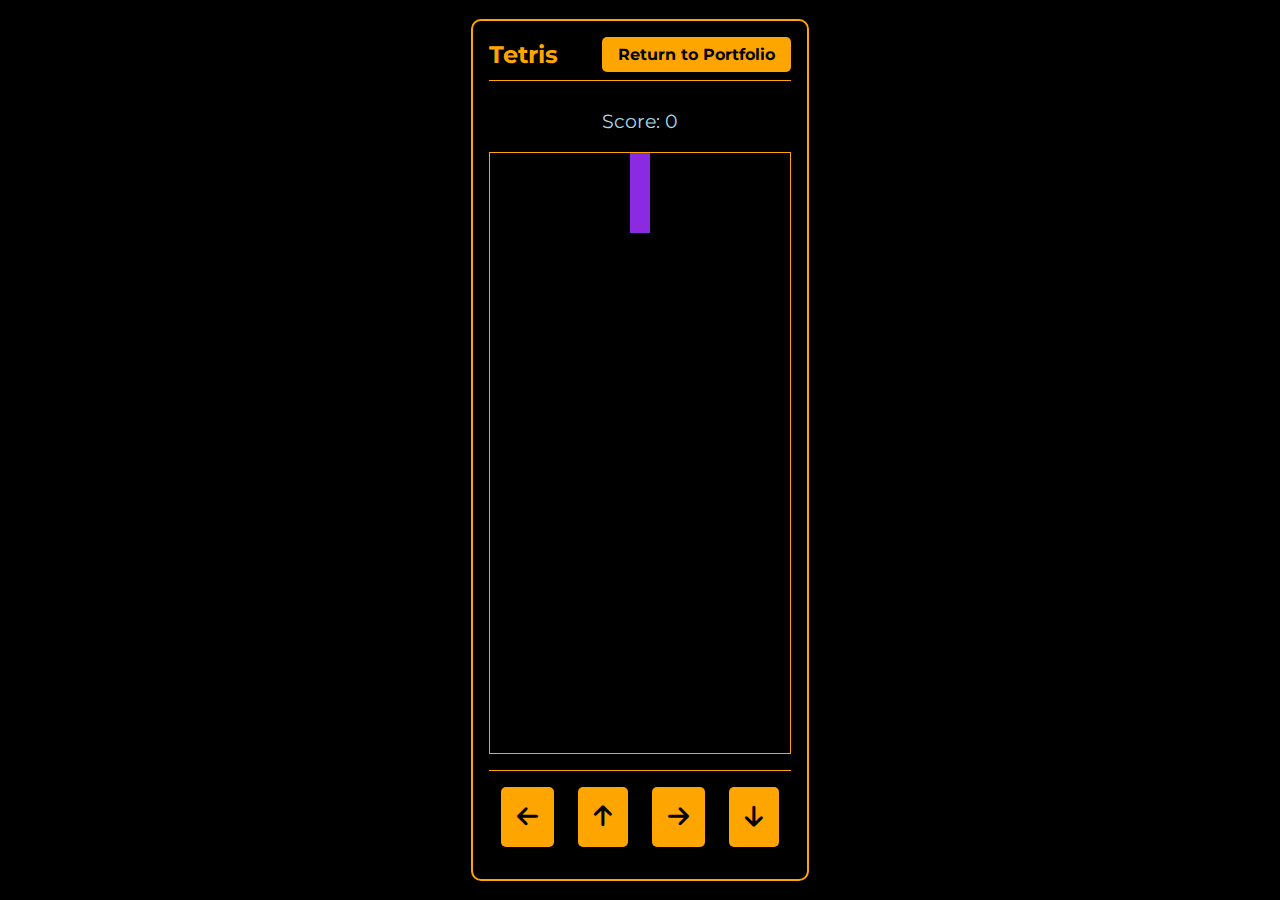
<file: game.html>
<!DOCTYPE html>
<html lang="en">
<head>
    <meta charset="UTF-8">
    <meta name="viewport" content="width=device-width, initial-scale=1.0">
    <title>Tetris Game</title>
    <link rel="stylesheet" href="css/game.css">
    <link href="https://fonts.googleapis.com/css2?family=Montserrat:wght@400;700&family=Lora:wght@400;700&display=swap" rel="stylesheet">
    <link rel="stylesheet" href="https://cdnjs.cloudflare.com/ajax/libs/font-awesome/6.0.0-beta3/css/all.min.css">
</head>
<body>

    <div id="game-container" class="game-container">
        <div class="game-header">
            <h2>Tetris</h2>
            <a href="index.html" id="return-button">Return to Portfolio</a>
        </div>
        <div class="game-info">
            <p>Score: <span id="score">0</span></p>
        </div>
        <canvas id="gameCanvas" width="300" height="600"></canvas>
        <div class="game-controls">
            <button id="move-left"><i class="fas fa-arrow-left"></i></button>
            <button id="rotate-piece"><i class="fas fa-arrow-up"></i></button>
            <button id="move-right"><i class="fas fa-arrow-right"></i></button>
            <button id="drop-piece"><i class="fas fa-arrow-down"></i></button>
        </div>
    </div>

    <script src="js/game/game.js"></script>
</body>
</html>
</file>
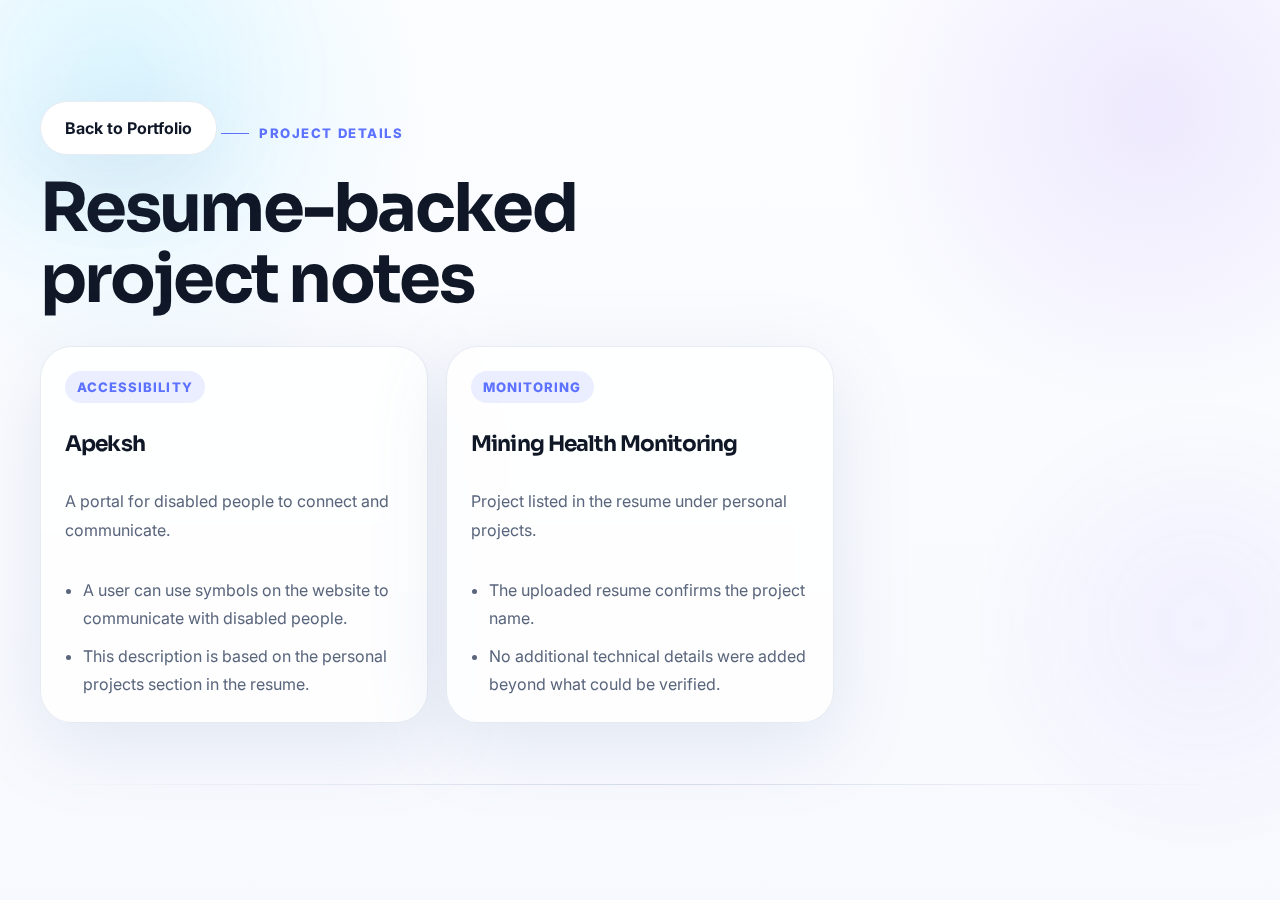
<file: project1.html>
<!DOCTYPE html>
<html lang="en">
<head>
    <meta charset="UTF-8">
    <meta name="viewport" content="width=device-width, initial-scale=1.0">
    <meta name="description" content="Resume-backed project details for Apeksh and Mining Health Monitoring.">
    <title>Project Details | Rohith Reddy Bethi</title>
    <link rel="preconnect" href="https://fonts.googleapis.com">
    <link rel="preconnect" href="https://fonts.gstatic.com" crossorigin>
    <link href="https://fonts.googleapis.com/css2?family=Inter:wght@400;500;600;700;800&family=Sora:wght@500;600;700;800&display=swap" rel="stylesheet">
    <link rel="stylesheet" href="styles.css">
</head>
<body>
    <main class="site-shell">
        <section class="section">
            <div class="section-heading">
                <a class="button button-secondary" href="index.html">Back to Portfolio</a>
                <p class="eyebrow" style="margin-top: 24px;">Project Details</p>
                <h1 style="font-size: clamp(2.3rem, 6vw, 4.2rem); margin-top: 14px;">Resume-backed project notes</h1>
            </div>

            <div class="project-grid project-grid-compact">
                <article class="project-card glass-card">
                    <span class="project-pill">Accessibility</span>
                    <h3>Apeksh</h3>
                    <p>A portal for disabled people to connect and communicate.</p>
                    <ul class="plain-list">
                        <li>A user can use symbols on the website to communicate with disabled people.</li>
                        <li>This description is based on the personal projects section in the resume.</li>
                    </ul>
                </article>

                <article class="project-card glass-card">
                    <span class="project-pill">Monitoring</span>
                    <h3>Mining Health Monitoring</h3>
                    <p>Project listed in the resume under personal projects.</p>
                    <ul class="plain-list">
                        <li>The uploaded resume confirms the project name.</li>
                        <li>No additional technical details were added beyond what could be verified.</li>
                    </ul>
                </article>
            </div>
        </section>
    </main>
</body>
</html>
</file>
<file: css/game.css>
:root {
    --primary-color: #000000;
    --secondary-color: #1a1a1a;
    --accent-color: #FFA500;
    --text-color: #ADD8E6;
}

body {
    background-color: var(--primary-color);
    font-family: 'Montserrat', sans-serif;
    display: flex;
    justify-content: center;
    align-items: center;
    min-height: 100vh;
    margin: 0;
}

.game-container {
    background-color: var(--primary-color);
    border: 2px solid var(--accent-color);
    border-radius: 10px;
    box-shadow: 0 5px 20px rgba(0,0,0,0.5);
    display: flex;
    flex-direction: column;
    padding: 1rem;
}

.game-header {
    display: flex;
    justify-content: space-between;
    align-items: center;
    border-bottom: 1px solid var(--accent-color);
    padding-bottom: 0.5rem;
    margin-bottom: 0.5rem;
}

.game-header h2 {
    color: var(--accent-color);
    margin: 0;
}

#return-button {
    background-color: var(--accent-color);
    color: var(--primary-color);
    padding: 0.5rem 1rem;
    text-decoration: none;
    border-radius: 5px;
    font-weight: bold;
    transition: background-color 0.3s;
}

#return-button:hover {
    background-color: #e09f2b;
}

.game-info {
    text-align: center;
    color: var(--text-color);
    font-size: 1.2rem;
}

#gameCanvas {
    background-color: var(--secondary-color);
    border: 1px solid var(--accent-color);
    display: block;
}

.game-controls {
    display: flex;
    justify-content: space-around;
    padding: 1rem 0;
    border-top: 1px solid var(--accent-color);
    margin-top: 1rem;
}

.game-controls button {
    background-color: var(--accent-color);
    color: var(--primary-color);
    border: none;
    padding: 1rem;
    border-radius: 5px;
    cursor: pointer;
    font-size: 1.5rem;
    transition: transform 0.2s, background-color 0.2s;
}

.game-controls button:hover {
    background-color: #e09f2b;
    transform: scale(1.1);
}
</file>
<file: styles.css>
:root {
    color-scheme: light;
    --space-1: 4px;
    --space-2: 8px;
    --space-3: 12px;
    --space-4: 16px;
    --space-5: 20px;
    --space-6: 24px;
    --space-7: 32px;
    --space-8: 40px;
    --space-9: 48px;
    --space-10: 64px;
    --bg: #f7f9fe;
    --surface: rgba(255, 255, 255, 0.82);
    --surface-strong: #ffffff;
    --text: #101828;
    --text-soft: #59657c;
    --line: rgba(124, 144, 182, 0.18);
    --line-strong: rgba(124, 144, 182, 0.28);
    --accent: #5d72ff;
    --accent-2: #8b5cf6;
    --accent-3: #59d8ff;
    --accent-soft: rgba(93, 114, 255, 0.12);
    --shadow: 0 20px 80px rgba(108, 132, 177, 0.16);
    --glow: 0 0 80px rgba(89, 216, 255, 0.16);
    --radius-xl: 32px;
    --radius-lg: 24px;
    --radius-md: 18px;
    --max-width: 1200px;
}

body.dark-mode {
    color-scheme: dark;
    --bg: #050c18;
    --surface: rgba(9, 18, 34, 0.78);
    --surface-strong: #0d1628;
    --text: #ecf3ff;
    --text-soft: #9eb0cb;
    --line: rgba(112, 140, 194, 0.16);
    --line-strong: rgba(112, 140, 194, 0.28);
    --accent: #8198ff;
    --accent-2: #8b5cf6;
    --accent-3: #54e0ff;
    --accent-soft: rgba(129, 152, 255, 0.14);
    --shadow: 0 24px 100px rgba(0, 0, 0, 0.36);
    --glow: 0 0 100px rgba(84, 224, 255, 0.14);
}

* {
    box-sizing: border-box;
}

[hidden] {
    display: none !important;
}

html {
    scroll-behavior: smooth;
}

body {
    margin: 0;
    min-height: 100vh;
    font-family: "Inter", sans-serif;
    color: var(--text);
    background:
        radial-gradient(circle at 10% 10%, rgba(89, 216, 255, 0.14), transparent 22%),
        radial-gradient(circle at 90% 12%, rgba(139, 92, 246, 0.12), transparent 22%),
        linear-gradient(180deg, #fcfdff 0%, var(--bg) 100%);
    overflow-x: hidden;
    transition: background 0.35s ease, color 0.35s ease;
}

body.dark-mode {
    background:
        radial-gradient(circle at 10% 10%, rgba(84, 224, 255, 0.08), transparent 22%),
        radial-gradient(circle at 90% 12%, rgba(139, 92, 246, 0.12), transparent 22%),
        linear-gradient(180deg, #020712 0%, var(--bg) 100%);
}

body.theme-transition,
body.theme-transition * {
    transition: background-color 0.55s ease, color 0.55s ease, border-color 0.55s ease, box-shadow 0.55s ease !important;
}

body::before,
body::after {
    content: "";
    position: fixed;
    width: 30rem;
    height: 30rem;
    border-radius: 50%;
    filter: blur(34px);
    opacity: 0.45;
    pointer-events: none;
    z-index: 0;
}

body::before {
    top: -10rem;
    left: -8rem;
    background: radial-gradient(circle, rgba(89, 216, 255, 0.16), transparent 64%);
    animation: gradientShift 10s ease-in-out infinite alternate;
}

body::after {
    right: -10rem;
    top: 24rem;
    background: radial-gradient(circle, rgba(139, 92, 246, 0.16), transparent 66%);
    animation: gradientShift 12s ease-in-out infinite alternate-reverse;
}

@keyframes gradientShift {
    from { transform: translate3d(0, 0, 0) scale(1); }
    to { transform: translate3d(20px, -26px, 0) scale(1.06); }
}

a {
    color: inherit;
    text-decoration: none;
}

button,
input,
textarea {
    font: inherit;
}

.scroll-progress {
    position: fixed;
    top: 0;
    left: 0;
    height: 3px;
    width: 0;
    background: linear-gradient(90deg, var(--accent), var(--accent-3), var(--accent-2));
    z-index: 30;
}

.cursor-glow {
    position: fixed;
    width: 220px;
    height: 220px;
    border-radius: 50%;
    background: radial-gradient(circle, rgba(89, 216, 255, 0.18), transparent 64%);
    pointer-events: none;
    transform: translate(-50%, -50%);
    z-index: 1;
    opacity: 0;
    transition: opacity 0.18s ease, width 0.22s ease, height 0.22s ease;
}

.cursor-glow.interactive-hover {
    width: 270px;
    height: 270px;
}

.ai-network {
    position: fixed;
    inset: 0;
    width: 100%;
    height: 100%;
    z-index: 0;
    opacity: 0.52;
    pointer-events: none;
}

.recruiter-mode-toggle {
    position: fixed;
    right: 20px;
    bottom: 24px;
    z-index: 24;
    min-height: 48px;
    padding: 0 18px;
    border-radius: 999px;
    background: linear-gradient(135deg, var(--accent), var(--accent-2));
    color: #fff;
    font-weight: 700;
    box-shadow: var(--shadow);
}

.assistant-widget {
    position: fixed;
    right: 20px;
    bottom: 84px;
    z-index: 24;
    width: min(320px, calc(100% - 40px));
    padding: 14px;
    border-radius: 24px;
    backdrop-filter: blur(18px);
}

.recruiter-focus {
    position: fixed;
    top: 110px;
    right: 20px;
    z-index: 24;
    width: min(320px, calc(100% - 40px));
    padding: 18px;
    border-radius: 28px;
    opacity: 0;
    pointer-events: none;
    transform: translateY(16px) scale(0.98);
    transition: opacity 0.28s ease, transform 0.28s ease;
}

.recruiter-focus-head {
    display: grid;
    gap: 6px;
    margin-bottom: 16px;
}

.recruiter-focus-points,
.recruiter-focus-nav {
    display: grid;
    gap: 10px;
}

.focus-point {
    padding: 14px;
    border-radius: 20px;
    border: 1px solid var(--line);
    background: rgba(255, 255, 255, 0.05);
}

.focus-point span {
    display: block;
    margin-bottom: 6px;
    font-size: 0.82rem;
    color: var(--text-soft);
}

.recruiter-focus-nav {
    margin: 14px 0 16px;
}

.recruiter-focus-nav a {
    padding: 12px 14px;
    border-radius: 16px;
    border: 1px solid var(--line);
    background: rgba(255, 255, 255, 0.05);
    transition: transform 0.24s ease, border-color 0.24s ease, background 0.24s ease, box-shadow 0.24s ease;
}

.recruiter-focus-nav a:hover,
.recruiter-focus-nav a:focus-visible,
.recruiter-focus-nav a.is-active {
    transform: translateY(-2px);
    border-color: var(--line-strong);
    background: linear-gradient(135deg, rgba(93, 114, 255, 0.12), rgba(84, 224, 255, 0.08));
    box-shadow: 0 16px 32px rgba(93, 114, 255, 0.12);
}

.recruiter-focus .button {
    width: 100%;
}

.assistant-toggle {
    width: 100%;
    min-height: 46px;
    border-radius: 16px;
    border: 1px solid var(--line);
    background: var(--surface-strong);
    color: var(--text);
    font-weight: 700;
}

.assistant-panel {
    margin-top: 12px;
}

.assistant-header {
    display: grid;
    gap: 4px;
    margin-bottom: 12px;
}

.assistant-header span {
    color: var(--text-soft);
    font-size: 0.9rem;
}

.assistant-questions {
    display: flex;
    flex-wrap: wrap;
    gap: 10px;
    margin-bottom: 12px;
}

.assistant-question {
    padding: 10px 12px;
    border-radius: 999px;
    border: 1px solid var(--line);
    background: rgba(255, 255, 255, 0.04);
    color: var(--text);
}

.assistant-answer {
    margin: 0;
}

.recruiter-mode .site-shell::before {
    content: "";
    position: fixed;
    inset: 0;
    background: rgba(4, 10, 20, 0.28);
    pointer-events: none;
    z-index: 3;
}

.recruiter-mode .site-header,
.recruiter-mode .experience-card,
.recruiter-mode .project-card,
.recruiter-mode .skills-visualizer,
.recruiter-mode .hire-moment-card,
.recruiter-mode .recruiter-focus {
    box-shadow: 0 24px 90px rgba(89, 216, 255, 0.14);
    border-color: var(--line-strong);
}

.recruiter-mode .recruiter-focus {
    opacity: 1;
    pointer-events: auto;
    transform: translateY(0) scale(1);
}

.resume-modal,
.project-modal {
    position: fixed;
    inset: 0;
    z-index: 40;
    display: grid;
    place-items: center;
}

.resume-backdrop {
    position: absolute;
    inset: 0;
    background: rgba(3, 10, 22, 0.58);
    backdrop-filter: blur(14px);
}

.resume-dialog,
.project-dialog {
    position: relative;
    z-index: 1;
    width: min(980px, calc(100% - 32px));
    max-height: calc(100vh - 48px);
    overflow: auto;
    padding: 28px;
}

.resume-dialog-header,
.project-dialog-header {
    display: flex;
    align-items: start;
    justify-content: space-between;
    gap: 16px;
    margin-bottom: 18px;
}

.resume-close {
    min-height: 42px;
    padding: 0 16px;
    border-radius: 999px;
    border: 1px solid var(--line);
    background: var(--surface-strong);
    color: var(--text);
}

.resume-highlights {
    display: flex;
    flex-wrap: wrap;
    gap: 10px;
    margin-bottom: 16px;
}

.resume-highlight {
    padding: 9px 12px;
    border-radius: 999px;
    background: var(--accent-soft);
    color: var(--accent);
    font-weight: 700;
}

.resume-frame {
    width: 100%;
    min-height: 540px;
    border: 1px solid var(--line);
    border-radius: 24px;
    background: var(--surface-strong);
    margin-bottom: 18px;
}

.project-visual-flow {
    display: flex;
    align-items: center;
    gap: 8px;
    margin-bottom: 18px;
}

.flow-node {
    width: 14px;
    height: 14px;
    border-radius: 50%;
    background: rgba(255, 255, 255, 0.18);
    border: 1px solid var(--line);
}

.flow-node.active {
    background: linear-gradient(135deg, var(--accent), var(--accent-3));
    box-shadow: 0 0 20px rgba(89, 216, 255, 0.35);
}

.flow-line {
    flex: 1;
    height: 2px;
    background: linear-gradient(90deg, var(--accent-soft), transparent);
}

.project-modal-grid {
    display: grid;
    gap: 14px;
}

.project-modal-card {
    padding: 18px;
    border-radius: var(--radius-lg);
    border: 1px solid var(--line);
    background: rgba(255, 255, 255, 0.04);
}

.project-modal-overview {
    display: grid;
    gap: 22px;
}

.project-summary {
    display: grid;
    gap: 16px;
    padding: 22px;
    border-radius: 28px;
    border: 1px solid var(--line);
    background:
        radial-gradient(circle at top right, rgba(84, 224, 255, 0.14), transparent 24%),
        rgba(255, 255, 255, 0.04);
}

.project-summary p {
    margin: 0;
}

.project-metrics,
.project-stack,
.project-stage-track {
    display: flex;
    flex-wrap: wrap;
    gap: 10px;
}

.project-metric,
.project-stack span {
    padding: 10px 12px;
    border-radius: 999px;
    border: 1px solid var(--line);
    background: rgba(255, 255, 255, 0.05);
    font-weight: 700;
}

.project-stage-track {
    align-items: stretch;
}

.project-stage {
    flex: 1 1 160px;
    min-height: 120px;
    padding: 18px;
    border-radius: 22px;
    border: 1px solid var(--line);
    background: rgba(255, 255, 255, 0.04);
}

.project-stage strong {
    display: block;
    margin-bottom: 10px;
    color: var(--text);
}

.modal-open {
    overflow: hidden;
}

.site-shell {
    position: relative;
    z-index: 2;
}

.site-header,
main,
.site-footer {
    width: min(calc(100% - 32px), var(--max-width));
    margin-inline: auto;
}

.site-header {
    position: sticky;
    top: 14px;
    z-index: 20;
    display: flex;
    align-items: center;
    justify-content: space-between;
    gap: 16px;
    margin-top: 16px;
    padding: 14px 18px;
    border: 1px solid var(--line);
    border-radius: 999px;
    background: rgba(255, 255, 255, 0.76);
    backdrop-filter: blur(22px);
    box-shadow: var(--shadow);
}

body.dark-mode .site-header {
    background: rgba(9, 18, 34, 0.76);
}

.brand {
    display: inline-flex;
    align-items: center;
    gap: 12px;
}

.brand-mark {
    width: 48px;
    height: 48px;
    display: grid;
    place-items: center;
    border-radius: 18px;
    background: linear-gradient(135deg, var(--accent), var(--accent-2));
    color: #fff;
    font-family: "Sora", sans-serif;
    font-weight: 700;
    box-shadow: var(--glow);
}

.brand-text {
    display: grid;
}

.brand-text strong {
    font-size: 0.96rem;
}

.brand-text small {
    color: var(--text-soft);
}

.site-nav {
    display: inline-flex;
    align-items: center;
    gap: 22px;
}

.site-nav a {
    color: var(--text-soft);
    font-weight: 600;
    position: relative;
    padding-bottom: var(--space-1);
}

.site-nav a:hover,
.site-nav a:focus-visible {
    color: var(--text);
}

.site-nav a::after,
.contact-links a::after,
.repo-meta a::after {
    content: "";
    position: absolute;
    left: 0;
    bottom: -2px;
    width: 100%;
    height: 2px;
    transform: scaleX(0);
    transform-origin: right;
    background: linear-gradient(90deg, var(--accent), var(--accent-3));
    transition: transform 0.22s ease;
}

.site-nav a:hover::after,
.site-nav a:focus-visible::after,
.contact-links a:hover::after,
.repo-meta a:hover::after {
    transform: scaleX(1);
    transform-origin: left;
}

.header-actions {
    display: inline-flex;
    align-items: center;
    gap: 12px;
}

.theme-toggle,
.menu-toggle,
.button,
.expand-toggle {
    border: 0;
    cursor: pointer;
}

.theme-toggle {
    display: inline-flex;
    align-items: center;
    gap: 10px;
    padding: 10px 14px;
    border-radius: 999px;
    background: var(--surface-strong);
    color: var(--text);
    box-shadow: inset 0 0 0 1px var(--line);
}

.toggle-track {
    position: relative;
    width: 44px;
    height: 24px;
    border-radius: 999px;
    background: var(--accent-soft);
}

.toggle-thumb {
    position: absolute;
    top: 3px;
    left: 3px;
    width: 18px;
    height: 18px;
    border-radius: 50%;
    background: linear-gradient(135deg, var(--accent), var(--accent-3));
    transition: transform 0.25s ease;
}

body.dark-mode .toggle-thumb {
    transform: translateX(20px);
}

.menu-toggle {
    width: 46px;
    height: 46px;
    display: none;
    align-items: center;
    justify-content: center;
    flex-direction: column;
    gap: 6px;
    border-radius: 16px;
    background: var(--surface-strong);
    box-shadow: inset 0 0 0 1px var(--line);
}

.menu-toggle span {
    width: 18px;
    height: 2px;
    border-radius: 999px;
    background: var(--text);
}

main {
    padding: 38px 0 56px;
}

.section {
    padding: 60px 0;
    position: relative;
    transition: transform 0.7s ease, opacity 0.7s ease, filter 0.7s ease;
}

.section::after {
    content: "";
    position: absolute;
    left: 0;
    right: 0;
    bottom: -2px;
    height: 1px;
    background: linear-gradient(90deg, transparent, var(--line-strong), transparent);
}

.section-active {
    filter: saturate(1.03);
}

.section-hero {
    padding-top: 20px;
}

.section-story {
    background: linear-gradient(180deg, transparent, rgba(89, 216, 255, 0.03), transparent);
}

.section-skills {
    background: linear-gradient(180deg, transparent, rgba(139, 92, 246, 0.04), transparent);
}

.section-experience {
    background: linear-gradient(180deg, transparent, rgba(93, 114, 255, 0.05), transparent);
}

.section-projects {
    background: linear-gradient(180deg, transparent, rgba(84, 224, 255, 0.04), transparent);
}

.section-contact {
    background: linear-gradient(180deg, transparent, rgba(93, 114, 255, 0.03), transparent);
}

.hero {
    min-height: calc(100vh - 132px);
    display: grid;
    grid-template-columns: minmax(0, 1.05fr) minmax(360px, 0.95fr);
    align-items: center;
    gap: var(--space-6);
}

.eyebrow,
.panel-kicker,
.project-pill,
.experience-label {
    display: inline-flex;
    align-items: center;
    gap: 10px;
    margin: 0 0 14px;
    color: var(--accent);
    font-size: 0.82rem;
    font-weight: 800;
    text-transform: uppercase;
    letter-spacing: 0.12em;
}

.eyebrow::before,
.panel-kicker::before {
    content: "";
    width: 28px;
    height: 1px;
    background: currentColor;
}

h1,
h2,
h3,
h4 {
    margin: 0;
    font-family: "Sora", sans-serif;
    line-height: 1.06;
    letter-spacing: -0.04em;
}

h1 {
    font-size: clamp(3rem, 7vw, 5.8rem);
}

h2 {
    font-size: clamp(2rem, 4vw, 3.25rem);
}

h3 {
    font-size: 1.35rem;
}

h4 {
    font-size: 1.08rem;
}

p,
li {
    color: var(--text-soft);
    line-height: 1.76;
}

.hero-role {
    margin-top: 14px;
    font-size: 1.08rem;
    font-weight: 700;
    color: var(--text);
}

.hero-subtitle,
.section-heading {
    max-width: 48rem;
}

.hero-copy {
    display: grid;
    align-content: center;
    gap: var(--space-3);
    max-width: 620px;
}

.hero-copy .eyebrow,
.hero-copy .hero-role,
.hero-copy .hero-subtitle {
    margin: 0;
}

.hero-actions,
.hero-highlights,
.contact-links,
.site-footer nav,
.experience-links,
.repo-meta {
    display: flex;
    flex-wrap: wrap;
    gap: 14px;
}

.hero-actions {
    margin-top: 24px;
}

.button {
    position: relative;
    display: inline-flex;
    align-items: center;
    justify-content: center;
    min-height: 54px;
    padding: 0 24px;
    border-radius: 999px;
    border: 1px solid transparent;
    font-weight: 700;
    overflow: hidden;
    transition: transform 0.24s ease, box-shadow 0.24s ease, background 0.24s ease, border-color 0.24s ease;
}

.button:hover,
.button:focus-visible {
    transform: translateY(-2px) scale(1.05);
}

.button-primary {
    background: linear-gradient(135deg, var(--accent), var(--accent-2));
    color: #fff;
    box-shadow: 0 18px 42px rgba(93, 114, 255, 0.24), 0 0 0 1px rgba(255, 255, 255, 0.08) inset;
}

.button-secondary {
    background: var(--surface-strong);
    color: var(--text);
    border-color: var(--line);
    box-shadow: inset 0 0 0 1px rgba(255, 255, 255, 0.14), var(--shadow);
}

.project-open,
.resume-close,
.assistant-question,
.expand-toggle {
    transition: transform 0.22s ease, box-shadow 0.22s ease, background 0.22s ease, border-color 0.22s ease;
}

.project-open:hover,
.resume-close:hover,
.assistant-question:hover,
.expand-toggle:hover {
    transform: translateY(-1px);
    box-shadow: 0 12px 28px rgba(93, 114, 255, 0.14);
}

.button::after {
    content: "";
    position: absolute;
    left: calc(var(--ripple-x, 50%) - 6px);
    top: calc(var(--ripple-y, 50%) - 6px);
    width: 12px;
    height: 12px;
    border-radius: 50%;
    background: rgba(255, 255, 255, 0.35);
    transform: scale(0);
    opacity: 0;
    pointer-events: none;
}

.button.is-rippling::after {
    animation: buttonRipple 0.6s ease;
}

@keyframes buttonRipple {
    0% { transform: scale(0); opacity: 0.45; }
    100% { transform: scale(18); opacity: 0; }
}

.hero-highlights {
    margin-top: 24px;
    gap: 12px;
}

.highlight-chip,
.profile-item,
.repo-item,
.stat-card,
.stat-skeleton,
.repo-skeleton,
.skill-icon,
.focus-card {
    border: 1px solid var(--line);
    background: rgba(255, 255, 255, 0.04);
    border-radius: var(--radius-lg);
}

.highlight-chip {
    min-width: 170px;
    padding: 16px 18px;
}

.highlight-chip span {
    display: block;
    margin-bottom: 8px;
    color: var(--text-soft);
    font-size: 0.85rem;
}

.glass-card,
.hero-panel,
.story-card,
.story-step,
.skill-card,
.experience-card,
.project-card,
.presence-summary,
.repo-panel,
.contact-card,
.contact-form,
.focus-card {
    background: var(--surface);
    border: 1px solid var(--line);
    box-shadow: var(--shadow);
    backdrop-filter: blur(20px);
}

.hero-avatar-card,
.hero-panel,
.story-card,
.story-step,
.skill-card,
.experience-card,
.project-card,
.presence-summary,
.repo-panel,
.contact-card,
.contact-form,
.focus-card {
    padding: 24px;
    border-radius: var(--radius-xl);
}

.hero-visual,
.profile-list,
.story-grid,
.story-rail,
.skills-grid,
.experience-timeline,
.project-grid,
.presence-grid,
.repo-list,
.github-stats,
.contact-grid,
.focus-grid {
    display: grid;
    gap: 18px;
}

.hero-visual {
    align-content: center;
    gap: 16px;
}

.section-heading {
    margin-bottom: 30px;
}

.story-grid,
.presence-grid,
.contact-grid {
    grid-template-columns: 0.95fr 1.05fr;
}

.story-rail {
    grid-template-columns: repeat(3, minmax(0, 1fr));
}

.story-step span {
    display: inline-block;
    margin-bottom: 12px;
    color: var(--accent);
    font-weight: 800;
}

.skills-grid,
.focus-grid {
    grid-template-columns: repeat(2, minmax(0, 1fr));
}

.skills-visualizer {
    display: grid;
    grid-template-columns: 1.05fr 0.95fr;
    gap: 24px;
    padding: 32px;
    border-radius: var(--radius-xl);
}

.skill-radar {
    position: relative;
    min-height: 520px;
    width: min(100%, 520px);
    border-radius: 40px;
    margin: 0 auto;
    background:
        radial-gradient(circle at center, rgba(93, 114, 255, 0.16), transparent 24%),
        radial-gradient(circle at center, rgba(84, 224, 255, 0.08), transparent 56%),
        rgba(255, 255, 255, 0.02);
    overflow: visible;
}

.radar-ring {
    position: absolute;
    inset: 50%;
    transform: translate(-50%, -50%);
    border-radius: 50%;
    border: 1px dashed var(--line);
}

.ring-a { width: 160px; height: 160px; }
.ring-b { width: 280px; height: 280px; }
.ring-c { width: 400px; height: 400px; }

.radar-core,
.radar-node {
    position: absolute;
    display: grid;
    place-items: center;
    border-radius: 999px;
}

.radar-core {
    inset: 50%;
    width: 136px;
    height: 136px;
    transform: translate(-50%, -50%);
    background: linear-gradient(135deg, var(--accent), var(--accent-2));
    color: #fff;
    font-family: "Sora", sans-serif;
    font-weight: 700;
    box-shadow: var(--glow);
    z-index: 2;
}

.radar-node {
    --node-x: 0px;
    --node-y: 0px;
    min-width: 104px;
    min-height: 44px;
    padding: 0 14px;
    background: var(--surface-strong);
    color: var(--text);
    border: 1px solid var(--line);
    box-shadow: var(--shadow);
    cursor: pointer;
    z-index: 3;
    transform: translate(var(--node-x), var(--node-y));
    transition: transform 0.24s ease, box-shadow 0.24s ease, border-color 0.24s ease, background 0.24s ease;
}

.radar-node:hover,
.radar-node.is-active {
    transform: translate(var(--node-x), calc(var(--node-y) - 2px)) scale(1.06);
    box-shadow: 0 18px 36px rgba(93, 114, 255, 0.2), 0 0 0 6px rgba(93, 114, 255, 0.08);
    border-color: var(--line-strong);
    background: linear-gradient(135deg, rgba(93, 114, 255, 0.16), rgba(84, 224, 255, 0.12));
}

.node-a { top: 6%; left: 50%; --node-x: -50%; }
.node-b { top: 18%; right: 7%; }
.node-c { top: 50%; right: 2%; --node-y: -50%; }
.node-d { bottom: 18%; right: 9%; }
.node-e { bottom: 6%; left: 50%; --node-x: -50%; }
.node-f { bottom: 18%; left: 8%; }
.node-g { top: 50%; left: 2%; --node-y: -50%; }
.node-h { top: 18%; left: 7%; }

.skill-detail-panel {
    position: absolute;
    right: -24px;
    bottom: 36px;
    width: min(260px, 52%);
    padding: 20px;
    border-radius: 24px;
    z-index: 4;
    transition: transform 0.24s ease, box-shadow 0.24s ease, border-color 0.24s ease;
}

.skill-detail-panel h3 {
    margin-top: 6px;
    margin-bottom: 8px;
    font-size: 1.2rem;
}

.skill-detail-panel p:last-child {
    margin: 0;
}

.skill-card {
    position: relative;
    overflow: hidden;
}

.skill-icon {
    width: 54px;
    height: 54px;
    display: grid;
    place-items: center;
    margin-bottom: 18px;
    color: var(--accent);
    font-weight: 800;
    letter-spacing: 0.08em;
}

.project-grid-compact {
    grid-template-columns: repeat(3, minmax(0, 1fr));
}

.project-card {
    display: flex;
    flex-direction: column;
    gap: var(--space-4);
    min-height: 100%;
}

.project-preview {
    position: relative;
    min-height: 176px;
    border-radius: 24px;
    border: 1px solid var(--line);
    overflow: hidden;
    background: rgba(255, 255, 255, 0.04);
}

.project-preview::before {
    content: "";
    position: absolute;
    inset: 0;
    background:
        radial-gradient(circle at top right, rgba(84, 224, 255, 0.16), transparent 28%),
        linear-gradient(135deg, rgba(93, 114, 255, 0.12), rgba(139, 92, 246, 0.12));
}

.project-preview-stat {
    position: absolute;
    top: 16px;
    left: 16px;
    z-index: 1;
    padding: 9px 12px;
    border-radius: 999px;
    border: 1px solid rgba(255, 255, 255, 0.14);
    background: rgba(9, 18, 34, 0.46);
    color: #f7fbff;
    font-size: 0.82rem;
    font-weight: 700;
}

.project-preview-grid,
.project-gesture,
.project-scan-grid {
    position: absolute;
    inset: 22px;
}

.project-preview-grid {
    display: grid;
    grid-template-columns: repeat(3, 1fr);
    gap: 12px;
    align-items: end;
}

.project-preview-grid span {
    border-radius: 18px 18px 10px 10px;
    background: linear-gradient(180deg, rgba(84, 224, 255, 0.86), rgba(93, 114, 255, 0.18));
    animation: previewPulse 3.2s ease-in-out infinite;
}

.project-preview-grid span:nth-child(1) { height: 54%; }
.project-preview-grid span:nth-child(2) { height: 86%; animation-delay: 0.3s; }
.project-preview-grid span:nth-child(3) { height: 66%; animation-delay: 0.6s; }

.project-preview-wave {
    position: absolute;
    left: 18px;
    right: 18px;
    bottom: 16px;
    height: 44px;
    border-radius: 999px;
    border: 1px solid rgba(84, 224, 255, 0.18);
    background:
        radial-gradient(circle at 10% 50%, rgba(84, 224, 255, 0.18), transparent 26%),
        linear-gradient(90deg, transparent, rgba(84, 224, 255, 0.26), transparent);
    animation: waveShift 4.8s linear infinite;
}

.project-gesture {
    display: flex;
    align-items: center;
    justify-content: center;
    gap: 14px;
}

.project-gesture span {
    width: 38px;
    border-radius: 999px;
    background: linear-gradient(180deg, rgba(84, 224, 255, 0.9), rgba(93, 114, 255, 0.2));
    animation: gestureShift 2.8s ease-in-out infinite;
}

.project-gesture span:nth-child(1) { height: 70px; }
.project-gesture span:nth-child(2) { height: 112px; animation-delay: 0.2s; }
.project-gesture span:nth-child(3) { height: 84px; animation-delay: 0.4s; }

.project-scan-grid {
    border-radius: 20px;
    border: 1px solid rgba(84, 224, 255, 0.16);
    background-image:
        linear-gradient(rgba(84, 224, 255, 0.1) 1px, transparent 1px),
        linear-gradient(90deg, rgba(84, 224, 255, 0.1) 1px, transparent 1px);
    background-size: 24px 24px;
}

.project-scan-line {
    position: absolute;
    left: 20px;
    right: 20px;
    top: 26px;
    height: 3px;
    border-radius: 999px;
    background: linear-gradient(90deg, transparent, rgba(84, 224, 255, 0.9), transparent);
    box-shadow: 0 0 18px rgba(84, 224, 255, 0.34);
    animation: scanSweep 3.6s ease-in-out infinite;
}

.project-tags {
    display: flex;
    flex-wrap: wrap;
    gap: 10px;
}

.project-tags span {
    padding: 8px 12px;
    border-radius: 999px;
    border: 1px solid var(--line);
    background: rgba(255, 255, 255, 0.04);
    font-size: 0.82rem;
    font-weight: 700;
    color: var(--text-soft);
}

.project-card .plain-list {
    margin-top: 0;
}

.project-card .project-open,
.project-card a.button,
.project-card a {
    margin-top: auto;
    align-self: flex-start;
}

.project-open {
    min-height: 48px;
    padding: 0 18px;
    border-radius: 999px;
    background: linear-gradient(135deg, rgba(93, 114, 255, 0.16), rgba(89, 216, 255, 0.12));
    color: var(--text);
    box-shadow: inset 0 0 0 1px var(--line);
}

.project-pill {
    width: fit-content;
    padding: 8px 12px;
    border-radius: 999px;
    background: var(--accent-soft);
    letter-spacing: 0.08em;
}

.plain-list,
.experience-points {
    margin: 18px 0 0;
    padding-left: 18px;
    display: grid;
    gap: 10px;
}

.hero-avatar-card {
    position: relative;
    overflow: hidden;
    animation: heroFloat 6s ease-in-out infinite;
}

.hero-avatar-card::after {
    content: "";
    position: absolute;
    right: -18%;
    bottom: -35%;
    width: 220px;
    height: 220px;
    border-radius: 50%;
    background: radial-gradient(circle, rgba(139, 92, 246, 0.14), transparent 68%);
    pointer-events: none;
}

.hero-avatar-copy {
    position: relative;
    z-index: 1;
    margin-bottom: 12px;
}

.hero-avatar-meta {
    display: flex;
    flex-wrap: wrap;
    gap: 10px;
    margin-bottom: 16px;
}

.hero-avatar-meta span {
    padding: 8px 12px;
    border-radius: 999px;
    border: 1px solid var(--line);
    background: rgba(255, 255, 255, 0.05);
    font-size: 0.82rem;
    font-weight: 700;
    color: var(--text-soft);
}

.mini-dev {
    position: relative;
    min-height: 312px;
    border-radius: 28px;
    border: 1px solid var(--line);
    background:
        radial-gradient(circle at 72% 34%, rgba(84, 224, 255, 0.22), transparent 18%),
        linear-gradient(180deg, rgba(255, 255, 255, 0.1), transparent),
        rgba(255, 255, 255, 0.02);
    overflow: hidden;
    box-shadow: inset 0 1px 0 rgba(255, 255, 255, 0.08), 0 18px 40px rgba(9, 18, 34, 0.12);
    transition: transform 0.24s ease, box-shadow 0.24s ease, border-color 0.24s ease;
}

.mini-dev::before {
    content: "";
    position: absolute;
    inset: 14px;
    border-radius: 22px;
    border: 1px solid rgba(84, 224, 255, 0.16);
    opacity: 0;
    transition: opacity 0.24s ease;
}

.mini-aura,
.mini-console,
.mini-signal {
    position: absolute;
}

.mini-aura {
    width: 240px;
    height: 240px;
    top: 34px;
    left: 50%;
    transform: translateX(-50%);
    border-radius: 50%;
    background: radial-gradient(circle, rgba(84, 224, 255, 0.18), transparent 64%);
    filter: blur(14px);
    animation: auraPulse 3.8s ease-in-out infinite;
}

.mini-console {
    width: 94px;
    height: 52px;
    border-radius: 16px;
    border: 1px solid rgba(84, 224, 255, 0.2);
    background: rgba(9, 18, 34, 0.56);
    box-shadow: inset 0 0 0 1px rgba(255, 255, 255, 0.04);
}

.mini-console::before,
.mini-console::after {
    content: "";
    position: absolute;
    left: 12px;
    right: 12px;
    height: 3px;
    border-radius: 999px;
    background: linear-gradient(90deg, rgba(84, 224, 255, 0.9), transparent);
}

.mini-console::before { top: 16px; }
.mini-console::after { top: 28px; width: 56px; }

.mini-console-a {
    top: 28px;
    right: 22px;
    animation: heroFloat 5.4s ease-in-out infinite;
}

.mini-console-b {
    bottom: 24px;
    left: 22px;
    animation: heroFloat 5.8s ease-in-out infinite reverse;
}

.mini-signal {
    width: 10px;
    height: 10px;
    border-radius: 50%;
    background: rgba(84, 224, 255, 0.9);
    box-shadow: 0 0 0 0 rgba(84, 224, 255, 0.4);
    animation: signalPulse 2.6s ease-out infinite;
}

.mini-signal-a {
    top: 68px;
    left: 50px;
}

.mini-signal-b {
    top: 100px;
    right: 96px;
    animation-delay: 0.6s;
}

.mini-grid {
    position: absolute;
    inset: 0;
    background-image:
        linear-gradient(rgba(93, 114, 255, 0.1) 1px, transparent 1px),
        linear-gradient(90deg, rgba(93, 114, 255, 0.1) 1px, transparent 1px);
    background-size: 28px 28px;
    mask-image: radial-gradient(circle at center, black, transparent 82%);
}

.mini-tooltip {
    position: absolute;
    top: 18px;
    left: 18px;
    padding: 10px 14px;
    border-radius: 14px 14px 14px 4px;
    background: var(--surface-strong);
    color: var(--text);
    box-shadow: var(--shadow);
    font-size: 0.88rem;
    opacity: 0;
    transform: translateY(8px);
    transition: opacity 0.25s ease, transform 0.25s ease;
    z-index: 2;
}

.mini-dev:hover .mini-tooltip,
.mini-dev:focus-visible .mini-tooltip {
    opacity: 1;
    transform: translateY(0);
}

.mini-dev:hover,
.mini-dev:focus-visible {
    border-color: rgba(84, 224, 255, 0.3);
    box-shadow: inset 0 1px 0 rgba(255, 255, 255, 0.1), 0 24px 44px rgba(84, 224, 255, 0.12), 0 0 0 6px rgba(84, 224, 255, 0.06);
}

.mini-dev:hover::before,
.mini-dev:focus-visible::before {
    opacity: 1;
}

.mini-secret,
.mini-click-burst {
    position: absolute;
    left: 50%;
    transform: translateX(-50%) translateY(8px);
    padding: 10px 14px;
    border-radius: 14px;
    background: var(--surface-strong);
    color: var(--text);
    box-shadow: var(--shadow);
    opacity: 0;
    transition: opacity 0.25s ease, transform 0.25s ease;
    z-index: 3;
}

.mini-secret {
    bottom: 18px;
}

.mini-click-burst {
    top: 18px;
}

.mini-secret.is-visible,
.mini-click-burst.is-visible {
    opacity: 1;
    transform: translateX(-50%) translateY(0);
}

.mini-scene {
    position: absolute;
    inset: 0;
}

.mini-shadow,
.mini-chair,
.mini-desk,
.mini-laptop,
.mini-avatar-head,
.mini-avatar-body,
.mini-avatar-arm,
.mini-avatar-leg {
    position: absolute;
}

.mini-shadow {
    width: 176px;
    height: 28px;
    left: 50%;
    bottom: 24px;
    transform: translateX(-50%);
    border-radius: 50%;
    background: rgba(5, 10, 24, 0.24);
    filter: blur(12px);
}

.mini-chair {
    width: 86px;
    height: 118px;
    left: 25%;
    bottom: 44px;
    border-radius: 28px 28px 18px 18px;
    background: linear-gradient(180deg, #223459, #14203a);
}

.mini-desk {
    width: 154px;
    height: 12px;
    right: 18%;
    bottom: 96px;
    border-radius: 999px;
    background: linear-gradient(90deg, var(--accent), var(--accent-2));
    box-shadow: 0 10px 30px rgba(93, 114, 255, 0.18);
}

.mini-desk::before,
.mini-desk::after {
    content: "";
    position: absolute;
    top: 12px;
    width: 10px;
    height: 84px;
    border-radius: 999px;
    background: var(--surface-strong);
}

.mini-desk::before { left: 20px; }
.mini-desk::after { right: 18px; }

.mini-laptop {
    width: 88px;
    height: 56px;
    right: 23%;
    bottom: 108px;
    border-radius: 12px 12px 8px 8px;
    background: linear-gradient(180deg, #0d1427, #070b16);
    transform: skew(-12deg);
}

.mini-laptop span {
    position: absolute;
    inset: 7px;
    border-radius: 8px;
    background: linear-gradient(135deg, rgba(93, 114, 255, 0.82), rgba(84, 224, 255, 0.92));
    box-shadow: 0 0 18px rgba(84, 224, 255, 0.34);
}

.mini-avatar-head {
    width: 52px;
    height: 56px;
    left: 38%;
    bottom: 160px;
    border-radius: 20px 20px 18px 18px;
    background: linear-gradient(180deg, #d9e5ff, #b5c8f5);
    transform-origin: center 70%;
    transition: transform 0.18s ease, box-shadow 0.24s ease;
    box-shadow: 0 10px 22px rgba(9, 18, 34, 0.16);
}

.mini-visor {
    position: absolute;
    left: 8px;
    right: 8px;
    top: 14px;
    height: 16px;
    border-radius: 999px;
    background: linear-gradient(90deg, rgba(84, 224, 255, 0.8), rgba(139, 92, 246, 0.8));
}

.mini-eye {
    position: absolute;
    width: 6px;
    height: 6px;
    top: 36px;
    border-radius: 50%;
    background: #20304f;
    animation: blinkEyes 4.2s ease-in-out infinite;
}

.mini-eye-left { left: 14px; }
.mini-eye-right { right: 14px; }

.mini-avatar-body {
    width: 80px;
    height: 96px;
    left: 34%;
    bottom: 74px;
    border-radius: 28px 28px 18px 18px;
    background: linear-gradient(180deg, var(--accent), var(--accent-2));
    transition: transform 0.2s ease;
    animation: miniBreath 3.4s ease-in-out infinite;
}

.mini-avatar-arm {
    width: 14px;
    height: 64px;
    bottom: 110px;
    border-radius: 999px;
    background: linear-gradient(180deg, #d9e5ff, #b5c8f5);
    transform-origin: top center;
    animation: armTyping 1.5s ease-in-out infinite;
}

.mini-avatar-arm-left {
    left: 38%;
    transform: rotate(26deg);
}

.mini-avatar-arm-right {
    left: 52%;
    transform: rotate(62deg);
    animation-delay: 0.2s;
}

.mini-avatar-leg {
    width: 18px;
    height: 72px;
    bottom: 32px;
    border-radius: 999px;
    background: #1b294a;
}

.mini-avatar-leg-left {
    left: 38%;
    transform: rotate(14deg);
}

.mini-avatar-leg-right {
    left: 48%;
    transform: rotate(-6deg);
}

body.is-scrolled .mini-avatar-body {
    transform: translateY(-4px);
}

body.is-scrolled .mini-avatar-head {
    transform: rotate(3deg);
}

.mini-dev.is-reacting {
    transform: scale(1.02);
}

@keyframes heroFloat {
    0%, 100% { transform: translateY(0); }
    50% { transform: translateY(-6px); }
}

@keyframes miniBreath {
    0%, 100% { transform: translateY(0) scale(1); }
    50% { transform: translateY(-2px) scale(1.01); }
}

@keyframes auraPulse {
    0%, 100% { opacity: 0.7; transform: translateX(-50%) scale(1); }
    50% { opacity: 1; transform: translateX(-50%) scale(1.05); }
}

@keyframes signalPulse {
    0% { box-shadow: 0 0 0 0 rgba(84, 224, 255, 0.4); }
    70% { box-shadow: 0 0 0 14px rgba(84, 224, 255, 0); }
    100% { box-shadow: 0 0 0 0 rgba(84, 224, 255, 0); }
}

@keyframes armTyping {
    0%, 100% { transform: rotate(24deg) translateY(0); }
    50% { transform: rotate(36deg) translateY(4px); }
}

@keyframes blinkEyes {
    0%, 44%, 100% { height: 6px; }
    46%, 48% { height: 2px; }
}

.ai-orb-wrap {
    min-height: 340px;
    display: grid;
    place-items: center;
    border-radius: var(--radius-xl);
    position: relative;
    overflow: hidden;
    background:
        radial-gradient(circle at center, rgba(89, 216, 255, 0.18), transparent 32%),
        linear-gradient(135deg, rgba(93, 114, 255, 0.12), rgba(139, 92, 246, 0.12));
}

.floating-badge {
    position: absolute;
    padding: 9px 14px;
    border-radius: 999px;
    background: rgba(255, 255, 255, 0.18);
    border: 1px solid rgba(255, 255, 255, 0.2);
    color: var(--text);
    backdrop-filter: blur(16px);
    animation: floatBadge 5s ease-in-out infinite;
}

.floating-a { top: 16%; left: 10%; }
.floating-b { top: 18%; right: 12%; animation-delay: 0.8s; }
.floating-c { bottom: 14%; left: 50%; transform: translateX(-50%); animation-delay: 1.2s; }

@keyframes floatBadge {
    0%, 100% { transform: translate3d(0, 0, 0); }
    50% { transform: translate3d(0, -10px, 0); }
}

.ai-orb {
    position: relative;
    width: 230px;
    height: 230px;
    border-radius: 50%;
}

.orb-core,
.orb-ring {
    position: absolute;
    inset: 50%;
    transform: translate(-50%, -50%);
    border-radius: 50%;
}

.orb-core {
    width: 86px;
    height: 86px;
    background: radial-gradient(circle, rgba(255, 255, 255, 0.96), var(--accent-3));
    box-shadow: 0 0 70px rgba(84, 224, 255, 0.48);
}

.orb-ring {
    border: 1px solid rgba(255, 255, 255, 0.28);
    animation: spin 16s linear infinite;
}

.orb-ring-a { width: 140px; height: 140px; }
.orb-ring-b { width: 184px; height: 184px; animation-duration: 20s; animation-direction: reverse; }
.orb-ring-c { width: 228px; height: 228px; animation-duration: 24s; }

@keyframes spin {
    from { transform: translate(-50%, -50%) rotate(0deg); }
    to { transform: translate(-50%, -50%) rotate(360deg); }
}

.work-focus-section {
    background: linear-gradient(180deg, transparent, rgba(93, 114, 255, 0.04), transparent);
}

.focus-card h3 {
    margin-bottom: 10px;
}

.activity-feed {
    margin-top: 22px;
}

.activity-header {
    margin-bottom: 16px;
}

.activity-log {
    display: grid;
    gap: 10px;
    font-family: Consolas, "Courier New", monospace;
}

.log-line {
    padding: 12px 14px;
    border-radius: 14px;
    border: 1px solid var(--line);
    background: rgba(255, 255, 255, 0.04);
    color: var(--text-soft);
}

.timeline-meter {
    position: absolute;
    left: 30px;
    top: 140px;
    bottom: 30px;
    width: 3px;
    border-radius: 999px;
    background: linear-gradient(180deg, var(--accent), var(--accent-3));
    transform-origin: top center;
    transform: scaleY(0);
    box-shadow: 0 0 18px rgba(89, 216, 255, 0.4);
    z-index: 1;
}

.experience-section::before {
    content: "";
    position: absolute;
    left: 30px;
    top: 140px;
    bottom: 30px;
    width: 1px;
    background: linear-gradient(180deg, transparent, var(--accent), transparent);
    opacity: 0.5;
}

.experience-card {
    position: relative;
    overflow: hidden;
}

.experience-card::before {
    content: "";
    position: absolute;
    left: 22px;
    top: 34px;
    width: 18px;
    height: 18px;
    border-radius: 50%;
    background: linear-gradient(135deg, var(--accent), var(--accent-3));
    box-shadow: 0 0 0 8px var(--accent-soft);
}

.experience-card::after {
    content: "";
    position: absolute;
    inset: 0;
    background: linear-gradient(135deg, rgba(93, 114, 255, 0.08), transparent 34%);
    opacity: 0;
    transition: opacity 0.25s ease;
    pointer-events: none;
}

.experience-card:hover::after,
.experience-card.is-expanded::after {
    opacity: 1;
}

.experience-top {
    display: flex;
    align-items: start;
    justify-content: space-between;
    gap: 18px;
    padding-left: 34px;
}

.experience-meta {
    margin-top: 18px;
    padding-left: 34px;
    color: var(--text-soft);
    font-weight: 600;
}

.experience-points {
    padding-left: 52px;
}

.experience-links {
    padding-left: 34px;
    margin-top: 20px;
}

.related-tag {
    padding: 10px 14px;
    border-radius: 999px;
    background: var(--accent-soft);
    color: var(--accent);
    font-weight: 700;
}

.expand-toggle {
    padding: 10px 16px;
    border-radius: 999px;
    background: var(--surface-strong);
    color: var(--text);
    box-shadow: inset 0 0 0 1px var(--line);
}

.experience-body {
    overflow: hidden;
    max-height: 0;
    opacity: 0;
    transition: max-height 0.35s ease, opacity 0.3s ease;
}

.experience-card.is-expanded .experience-body {
    max-height: 520px;
    opacity: 1;
}

.github-stats {
    grid-template-columns: repeat(3, minmax(0, 1fr));
    margin-top: 24px;
}

.stat-card,
.stat-skeleton {
    min-height: 110px;
    padding: 20px;
}

.stat-card span {
    display: block;
    margin-bottom: 8px;
    color: var(--text-soft);
}

.stat-card strong {
    font-size: 1.8rem;
    font-family: "Sora", sans-serif;
}

.repo-item,
.repo-skeleton {
    padding: 20px;
}

.repo-header {
    display: flex;
    align-items: center;
    justify-content: space-between;
    gap: 16px;
    margin-bottom: 18px;
}

.contact-form {
    display: grid;
    gap: 16px;
}

.contact-links {
    display: grid;
    gap: 12px;
    margin-top: 20px;
}

.contact-link-card {
    display: grid;
    grid-template-columns: 60px 1fr;
    align-items: center;
    gap: 14px;
    padding: 16px;
    border-radius: 22px;
    border: 1px solid var(--line);
    background: rgba(255, 255, 255, 0.05);
    box-shadow: 0 12px 28px rgba(9, 18, 34, 0.08);
    transition: transform 0.24s ease, box-shadow 0.24s ease, border-color 0.24s ease, background 0.24s ease;
}

.contact-link-card:hover,
.contact-link-card:focus-visible {
    transform: translateY(-3px) scale(1.01);
    border-color: var(--line-strong);
    box-shadow: 0 20px 42px rgba(93, 114, 255, 0.16);
    background: linear-gradient(135deg, rgba(93, 114, 255, 0.08), rgba(84, 224, 255, 0.08));
}

.contact-link-icon {
    width: 60px;
    height: 60px;
    display: grid;
    place-items: center;
    border-radius: 18px;
    background: linear-gradient(135deg, var(--accent), var(--accent-2));
    color: #fff;
    font-size: 0.8rem;
    font-weight: 800;
    letter-spacing: 0.08em;
    box-shadow: var(--glow);
}

.contact-link-copy {
    display: grid;
    gap: 2px;
}

.contact-link-copy strong {
    color: var(--text);
}

.contact-link-copy small {
    color: var(--text-soft);
    word-break: break-word;
}

.contact-form label {
    display: grid;
    gap: 10px;
    font-weight: 700;
    position: relative;
}

.contact-form input,
.contact-form textarea {
    width: 100%;
    padding: 26px 18px 14px;
    border-radius: 18px;
    border: 1px solid var(--line-strong);
    background: var(--surface-strong);
    color: var(--text);
    transition: border-color 0.22s ease, box-shadow 0.22s ease, transform 0.22s ease;
}

.contact-form label > span {
    position: absolute;
    left: 18px;
    top: 12px;
    font-size: 0.8rem;
    color: var(--text-soft);
    pointer-events: none;
    transition: color 0.22s ease, transform 0.22s ease;
}

.contact-form label:focus-within > span {
    color: var(--accent);
    transform: translateY(-1px);
}

.contact-form input:focus,
.contact-form textarea:focus {
    outline: none;
    border-color: var(--accent);
    box-shadow: 0 0 0 4px var(--accent-soft);
    transform: translateY(-1px);
}

.form-status {
    min-height: 1.4rem;
    margin: 0;
    color: var(--accent);
    font-weight: 700;
}

.form-status.is-success {
    color: #1ea672;
    animation: statusPulse 0.55s ease;
}

.form-status.is-error {
    color: #d05a5a;
}

.site-footer {
    padding: 0 0 48px;
    display: flex;
    align-items: center;
    justify-content: space-between;
    gap: 18px;
}

.hire-moment {
    padding: 70px 0 100px;
    opacity: 0.65;
    transform: scale(0.98);
    transition: opacity 0.35s ease, transform 0.35s ease, filter 0.35s ease;
}

.hire-moment.is-active {
    opacity: 1;
    transform: scale(1);
    filter: drop-shadow(0 0 26px rgba(89, 216, 255, 0.16));
}

.hire-moment-card {
    width: min(760px, 100%);
    margin: 0 auto;
    text-align: center;
}

.recruiter-mode .story-rail,
.recruiter-mode .hero-avatar-card,
.recruiter-mode .ai-orb-wrap,
.recruiter-mode .activity-feed,
.recruiter-mode .assistant-widget {
    display: none;
}

.recruiter-mode .section {
    padding: 44px 0;
}

.recruiter-mode .skills-visualizer {
    grid-template-columns: 1fr;
}

.recruiter-mode .presence-grid,
.recruiter-mode .contact-grid {
    grid-template-columns: 1fr;
}

.card-tilt {
    transform-style: preserve-3d;
    transition: transform 0.18s ease, box-shadow 0.25s ease, border-color 0.25s ease;
}

.card-tilt * {
    transform: translateZ(1px);
}

.magnetic {
    transition: transform 0.18s ease, box-shadow 0.25s ease, background 0.25s ease;
}

.highlight-chip:hover,
.story-step:hover,
.skill-card:hover,
.experience-card:hover,
.project-card:hover,
.repo-item:hover,
.stat-card:hover,
.hero-panel:hover,
.focus-card:hover,
.contact-card:hover,
.contact-form:hover {
    box-shadow: 0 28px 100px rgba(93, 114, 255, 0.16);
}

[data-reveal] {
    opacity: 0;
    transform: translateY(26px);
    transition: opacity 0.65s ease, transform 0.65s ease;
}

[data-reveal].is-visible {
    opacity: 1;
    transform: translateY(0);
}

@keyframes statusPulse {
    0% { transform: scale(0.98); opacity: 0.4; }
    100% { transform: scale(1); opacity: 1; }
}

@keyframes previewPulse {
    0%, 100% { transform: scaleY(1); opacity: 0.75; }
    50% { transform: scaleY(1.08); opacity: 1; }
}

@keyframes waveShift {
    0% { background-position: 0 0, 0 0; }
    100% { background-position: 0 0, 140px 0; }
}

@keyframes gestureShift {
    0%, 100% { transform: translateY(0); opacity: 0.78; }
    50% { transform: translateY(-8px); opacity: 1; }
}

@keyframes scanSweep {
    0% { transform: translateY(0); opacity: 0.6; }
    50% { transform: translateY(110px); opacity: 1; }
    100% { transform: translateY(0); opacity: 0.6; }
}

@media (max-width: 1080px) {
    .hero,
    .story-grid,
    .presence-grid,
    .contact-grid,
    .skills-grid,
    .project-grid-compact,
    .focus-grid,
    .skills-visualizer {
        grid-template-columns: 1fr;
    }

    .skill-detail-panel {
        position: relative;
        right: auto;
        bottom: auto;
        width: 100%;
        margin-top: 22px;
    }

    .recruiter-focus {
        top: auto;
        bottom: 144px;
    }

    .hero {
        min-height: auto;
    }

    .hero-copy {
        max-width: none;
    }
}

@media (max-width: 860px) {
    .site-header {
        flex-wrap: wrap;
        border-radius: 30px;
    }

    .site-nav {
        width: 100%;
        display: none;
        flex-direction: column;
        align-items: flex-start;
        padding-top: 8px;
    }

    .site-nav.is-open {
        display: flex;
    }

    .menu-toggle {
        display: inline-flex;
    }

    .story-rail,
    .github-stats {
        grid-template-columns: 1fr;
    }

    .experience-top,
    .repo-header,
    .site-footer {
        flex-direction: column;
        align-items: flex-start;
    }

    .hero-visual {
        order: -1;
    }

    .recruiter-focus {
        width: calc(100% - 20px);
        right: 10px;
    }
}

@media (max-width: 640px) {
    .site-header,
    main,
    .site-footer {
        width: min(calc(100% - 20px), var(--max-width));
    }

    .section {
        padding: 46px 0;
    }

    h1 {
        font-size: clamp(2.5rem, 14vw, 4.2rem);
    }

    .toggle-text,
    .brand-text small {
        display: none;
    }

    .hero-avatar-card,
    .hero-panel,
    .story-card,
    .story-step,
    .skill-card,
    .experience-card,
    .project-card,
    .presence-summary,
    .repo-panel,
    .contact-card,
    .contact-form,
    .focus-card {
        padding: 22px;
    }

    .assistant-widget,
    .recruiter-mode-toggle {
        right: 10px;
    }

    .assistant-widget {
        width: calc(100% - 20px);
    }

    .recruiter-focus {
        top: auto;
        right: 12px;
        left: auto;
        width: min(288px, calc(100vw - 76px));
        max-height: 172px;
        bottom: 96px;
        padding: 12px;
        overflow-y: auto;
        overflow-x: hidden;
        border-radius: 20px;
        background: rgba(7, 14, 28, 0.84);
        backdrop-filter: blur(18px);
    }

    .recruiter-focus-head {
        gap: 2px;
        margin-bottom: 8px;
    }

    .recruiter-focus-head .eyebrow {
        margin-bottom: 2px;
        font-size: 0.7rem;
    }

    .recruiter-focus-head h3 {
        font-size: 0.96rem;
    }

    .recruiter-focus-points {
        display: flex;
        gap: 6px;
        overflow-x: auto;
        padding-bottom: 2px;
        scrollbar-width: none;
    }

    .recruiter-focus-points::-webkit-scrollbar {
        display: none;
    }

    .focus-point {
        min-width: 150px;
        padding: 10px;
        border-radius: 14px;
    }

    .focus-point span {
        margin-bottom: 4px;
        font-size: 0.72rem;
    }

    .focus-point strong {
        font-size: 0.82rem;
        line-height: 1.35;
    }

    .recruiter-focus-nav {
        grid-template-columns: repeat(3, minmax(0, 1fr));
        gap: 6px;
        margin: 8px 0;
    }

    .recruiter-focus-nav a {
        padding: 8px 6px;
        text-align: center;
        font-size: 0.76rem;
        border-radius: 12px;
    }

    .recruiter-focus .button {
        min-height: 38px;
        padding: 0 12px;
        font-size: 0.8rem;
    }

    .recruiter-mode .site-shell::before {
        background: rgba(4, 10, 20, 0.04);
    }

    .resume-dialog,
    .project-dialog {
        width: calc(100% - 20px);
        padding: 20px;
    }

    .resume-frame {
        min-height: 380px;
    }

    .experience-section::before {
        left: 18px;
    }

    .experience-top,
    .experience-meta,
    .experience-links {
        padding-left: 28px;
    }

    .experience-points {
        padding-left: 42px;
    }

    .timeline-meter {
        left: 18px;
    }

    .project-preview {
        min-height: 156px;
    }
}
</file>
